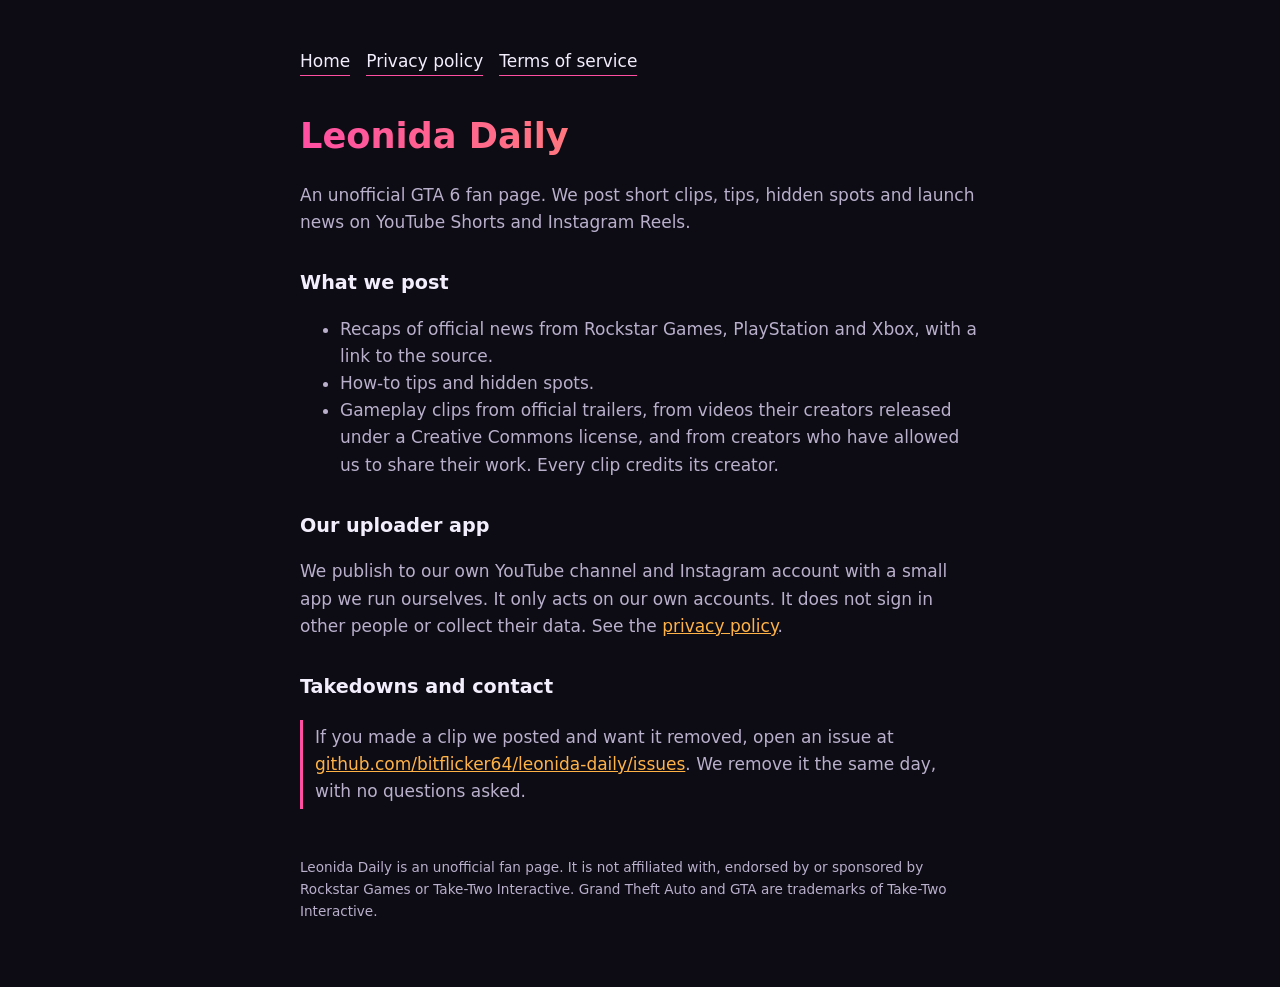
<file: index.html>
<!doctype html>
<html lang="en">
<head>
<meta charset="utf-8">
<meta name="viewport" content="width=device-width, initial-scale=1">
<title>Leonida Daily</title>
<link rel="stylesheet" href="style.css">
</head>
<body>
<main>
<nav><a href="./">Home</a><a href="privacy.html">Privacy policy</a><a href="terms.html">Terms of service</a></nav>
<h1>Leonida Daily</h1>
<p>An unofficial GTA 6 fan page. We post short clips, tips, hidden spots and launch news on YouTube Shorts and Instagram Reels.</p>
<h2>What we post</h2>
<ul>
<li>Recaps of official news from Rockstar Games, PlayStation and Xbox, with a link to the source.</li>
<li>How-to tips and hidden spots.</li>
<li>Gameplay clips from official trailers, from videos their creators released under a Creative Commons license, and from creators who have allowed us to share their work. Every clip credits its creator.</li>
</ul>
<h2>Our uploader app</h2>
<p>We publish to our own YouTube channel and Instagram account with a small app we run ourselves. It only acts on our own accounts. It does not sign in other people or collect their data. See the <a href="privacy.html">privacy policy</a>.</p>
<h2>Takedowns and contact</h2>
<p class="note">If you made a clip we posted and want it removed, open an issue at <a href="https://github.com/bitflicker64/leonida-daily/issues">github.com/bitflicker64/leonida-daily/issues</a>. We remove it the same day, with no questions asked.</p>
<footer>Leonida Daily is an unofficial fan page. It is not affiliated with, endorsed by or sponsored by Rockstar Games or Take-Two Interactive. Grand Theft Auto and GTA are trademarks of Take-Two Interactive.</footer>
</main>
</body>
</html>
</file>
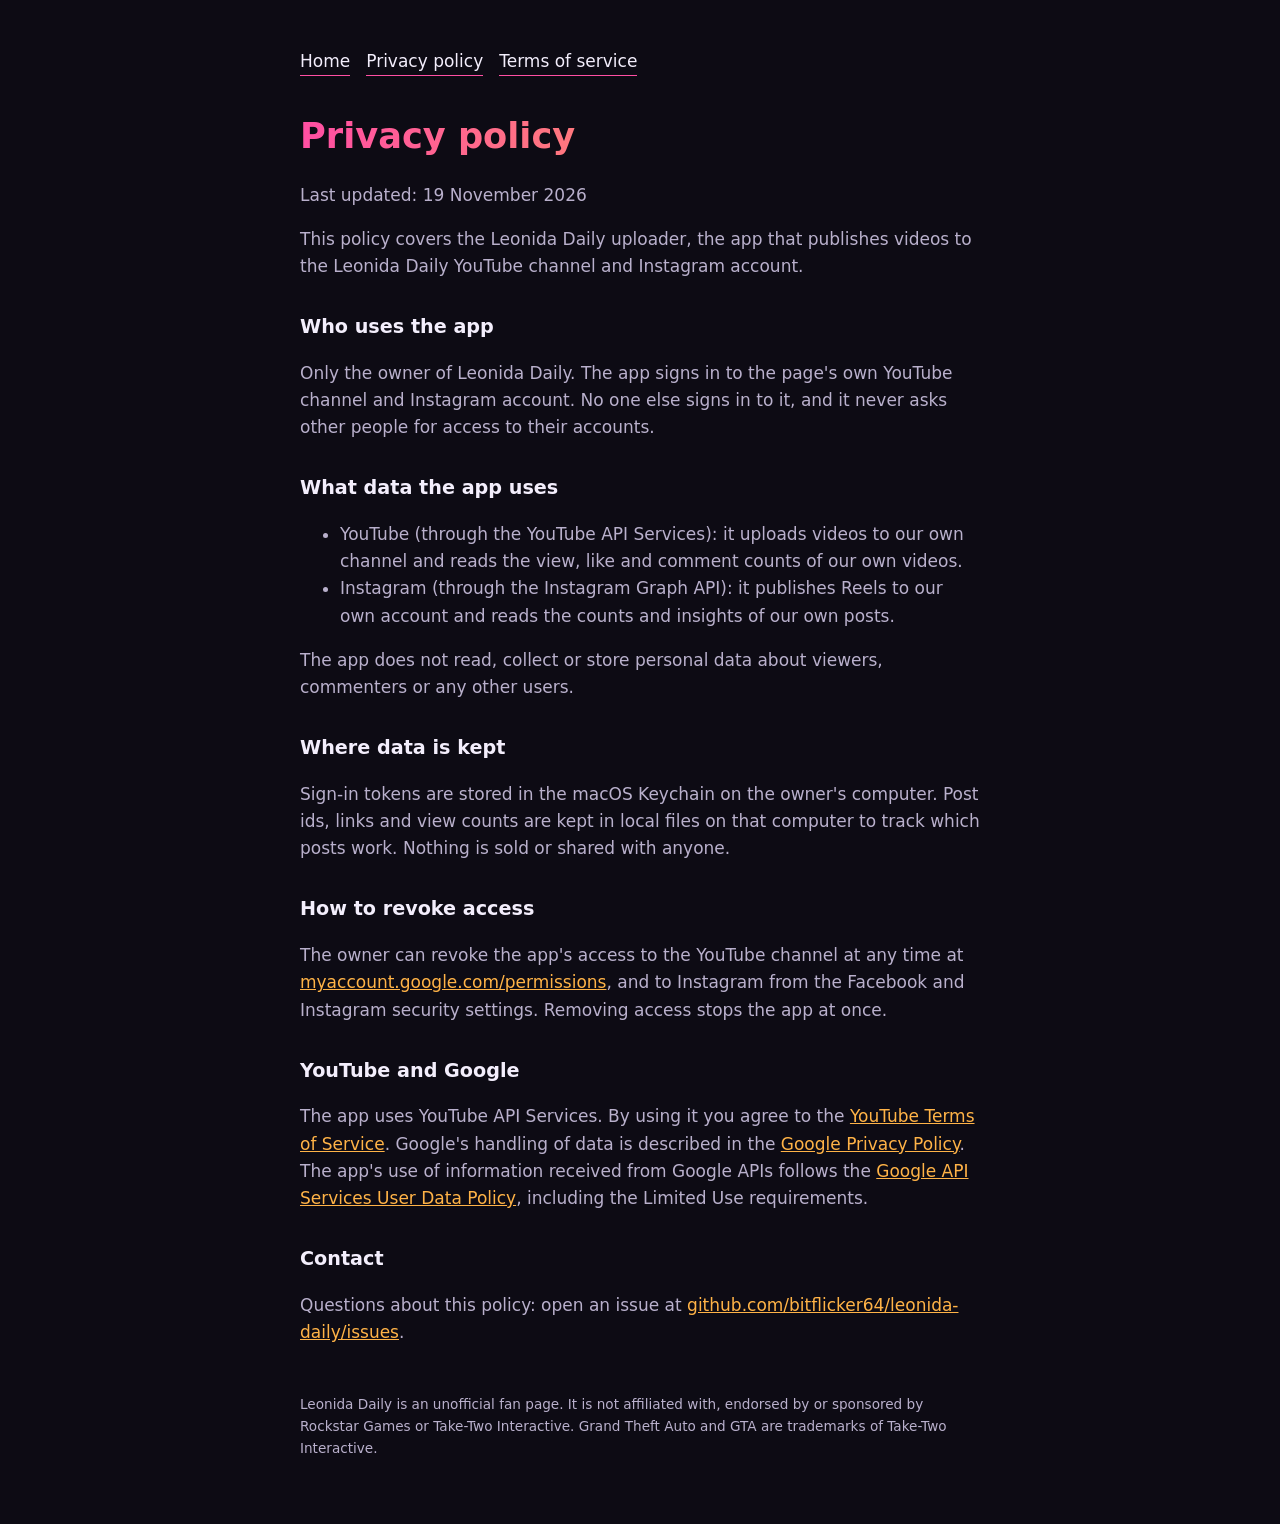
<file: privacy.html>
<!doctype html>
<html lang="en">
<head>
<meta charset="utf-8">
<meta name="viewport" content="width=device-width, initial-scale=1">
<title>Privacy policy | Leonida Daily</title>
<link rel="stylesheet" href="style.css">
</head>
<body>
<main>
<nav><a href="./">Home</a><a href="privacy.html">Privacy policy</a><a href="terms.html">Terms of service</a></nav>
<h1>Privacy policy</h1>
<p>Last updated: 19 November 2026</p>
<p>This policy covers the Leonida Daily uploader, the app that publishes videos to the Leonida Daily YouTube channel and Instagram account.</p>
<h2>Who uses the app</h2>
<p>Only the owner of Leonida Daily. The app signs in to the page's own YouTube channel and Instagram account. No one else signs in to it, and it never asks other people for access to their accounts.</p>
<h2>What data the app uses</h2>
<ul>
<li>YouTube (through the YouTube API Services): it uploads videos to our own channel and reads the view, like and comment counts of our own videos.</li>
<li>Instagram (through the Instagram Graph API): it publishes Reels to our own account and reads the counts and insights of our own posts.</li>
</ul>
<p>The app does not read, collect or store personal data about viewers, commenters or any other users.</p>
<h2>Where data is kept</h2>
<p>Sign-in tokens are stored in the macOS Keychain on the owner's computer. Post ids, links and view counts are kept in local files on that computer to track which posts work. Nothing is sold or shared with anyone.</p>
<h2>How to revoke access</h2>
<p>The owner can revoke the app's access to the YouTube channel at any time at <a href="https://myaccount.google.com/permissions">myaccount.google.com/permissions</a>, and to Instagram from the Facebook and Instagram security settings. Removing access stops the app at once.</p>
<h2>YouTube and Google</h2>
<p>The app uses YouTube API Services. By using it you agree to the <a href="https://www.youtube.com/t/terms">YouTube Terms of Service</a>. Google's handling of data is described in the <a href="https://policies.google.com/privacy">Google Privacy Policy</a>. The app's use of information received from Google APIs follows the <a href="https://developers.google.com/terms/api-services-user-data-policy">Google API Services User Data Policy</a>, including the Limited Use requirements.</p>
<h2>Contact</h2>
<p>Questions about this policy: open an issue at <a href="https://github.com/bitflicker64/leonida-daily/issues">github.com/bitflicker64/leonida-daily/issues</a>.</p>
<footer>Leonida Daily is an unofficial fan page. It is not affiliated with, endorsed by or sponsored by Rockstar Games or Take-Two Interactive. Grand Theft Auto and GTA are trademarks of Take-Two Interactive.</footer>
</main>
</body>
</html>
</file>
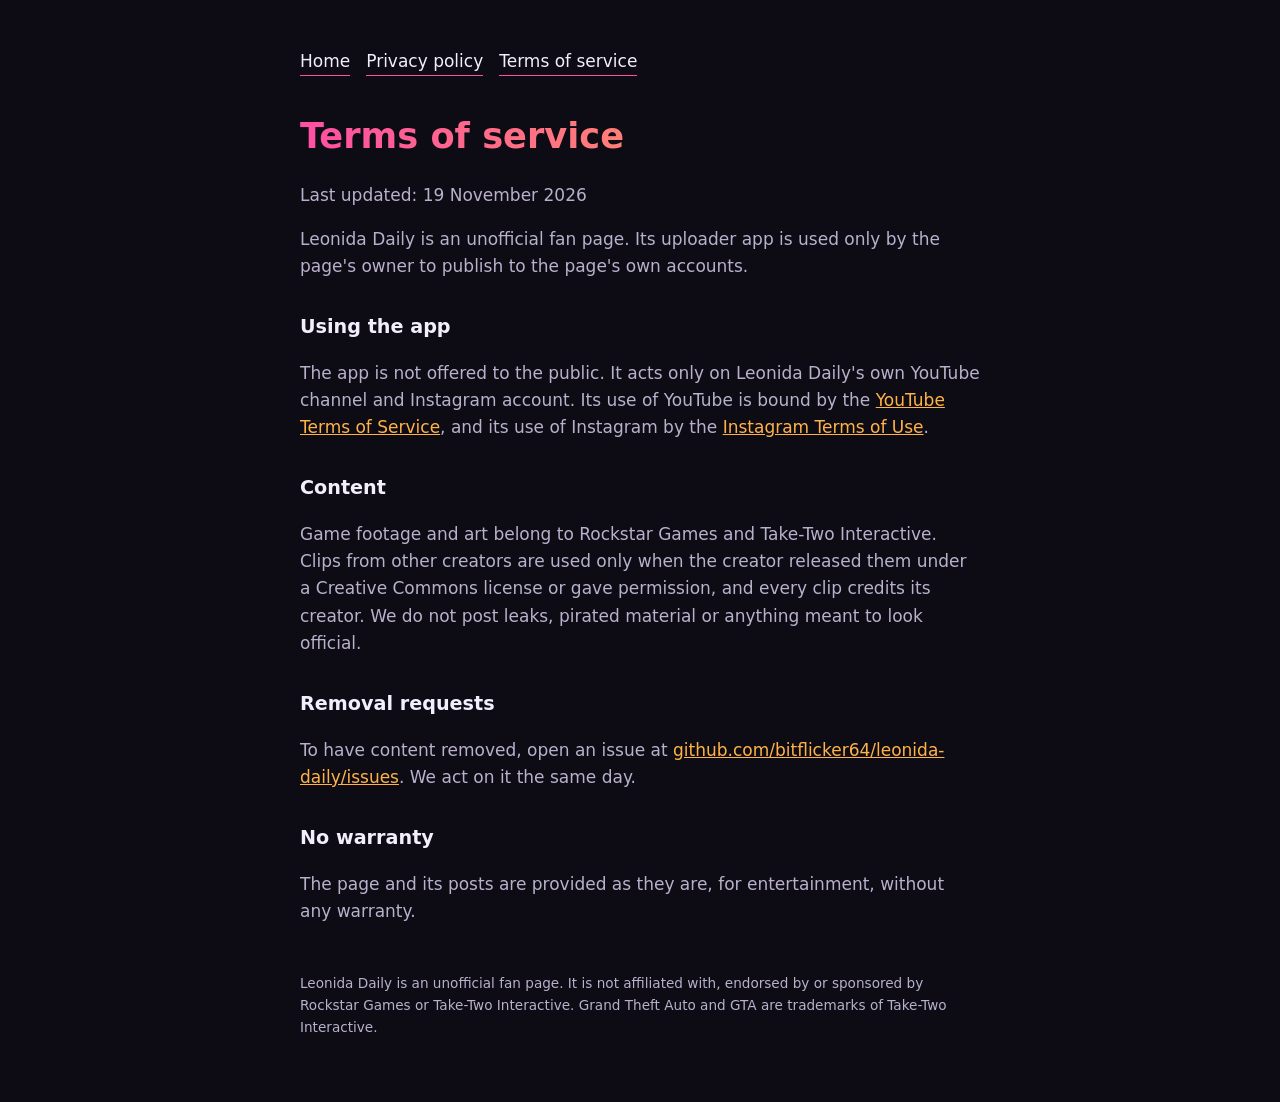
<file: terms.html>
<!doctype html>
<html lang="en">
<head>
<meta charset="utf-8">
<meta name="viewport" content="width=device-width, initial-scale=1">
<title>Terms of service | Leonida Daily</title>
<link rel="stylesheet" href="style.css">
</head>
<body>
<main>
<nav><a href="./">Home</a><a href="privacy.html">Privacy policy</a><a href="terms.html">Terms of service</a></nav>
<h1>Terms of service</h1>
<p>Last updated: 19 November 2026</p>
<p>Leonida Daily is an unofficial fan page. Its uploader app is used only by the page's owner to publish to the page's own accounts.</p>
<h2>Using the app</h2>
<p>The app is not offered to the public. It acts only on Leonida Daily's own YouTube channel and Instagram account. Its use of YouTube is bound by the <a href="https://www.youtube.com/t/terms">YouTube Terms of Service</a>, and its use of Instagram by the <a href="https://help.instagram.com/581066165581870">Instagram Terms of Use</a>.</p>
<h2>Content</h2>
<p>Game footage and art belong to Rockstar Games and Take-Two Interactive. Clips from other creators are used only when the creator released them under a Creative Commons license or gave permission, and every clip credits its creator. We do not post leaks, pirated material or anything meant to look official.</p>
<h2>Removal requests</h2>
<p>To have content removed, open an issue at <a href="https://github.com/bitflicker64/leonida-daily/issues">github.com/bitflicker64/leonida-daily/issues</a>. We act on it the same day.</p>
<h2>No warranty</h2>
<p>The page and its posts are provided as they are, for entertainment, without any warranty.</p>
<footer>Leonida Daily is an unofficial fan page. It is not affiliated with, endorsed by or sponsored by Rockstar Games or Take-Two Interactive. Grand Theft Auto and GTA are trademarks of Take-Two Interactive.</footer>
</main>
</body>
</html>
</file>
<file: style.css>
:root { --bg: #0d0b14; --fg: #f3eefc; --muted: #b9b0cc; --accent: #ff4fa3; --accent2: #ffb347; }
* { box-sizing: border-box; }
body { margin: 0; background: var(--bg); color: var(--fg); font: 17px/1.6 system-ui, -apple-system, "Segoe UI", sans-serif; }
main { max-width: 720px; margin: 0 auto; padding: 48px 20px 64px; }
h1 { font-size: 2.2rem; margin: 0 0 8px; background: linear-gradient(90deg, var(--accent), var(--accent2)); -webkit-background-clip: text; background-clip: text; color: transparent; }
h2 { font-size: 1.2rem; margin-top: 32px; }
p, li { color: var(--muted); }
a { color: var(--accent2); }
nav { display: flex; gap: 16px; margin-bottom: 32px; flex-wrap: wrap; }
nav a { color: var(--fg); text-decoration: none; border-bottom: 1px solid var(--accent); }
.note { border-left: 3px solid var(--accent); padding: 4px 12px; }
footer { margin-top: 48px; font-size: 0.85rem; color: var(--muted); }
</file>
